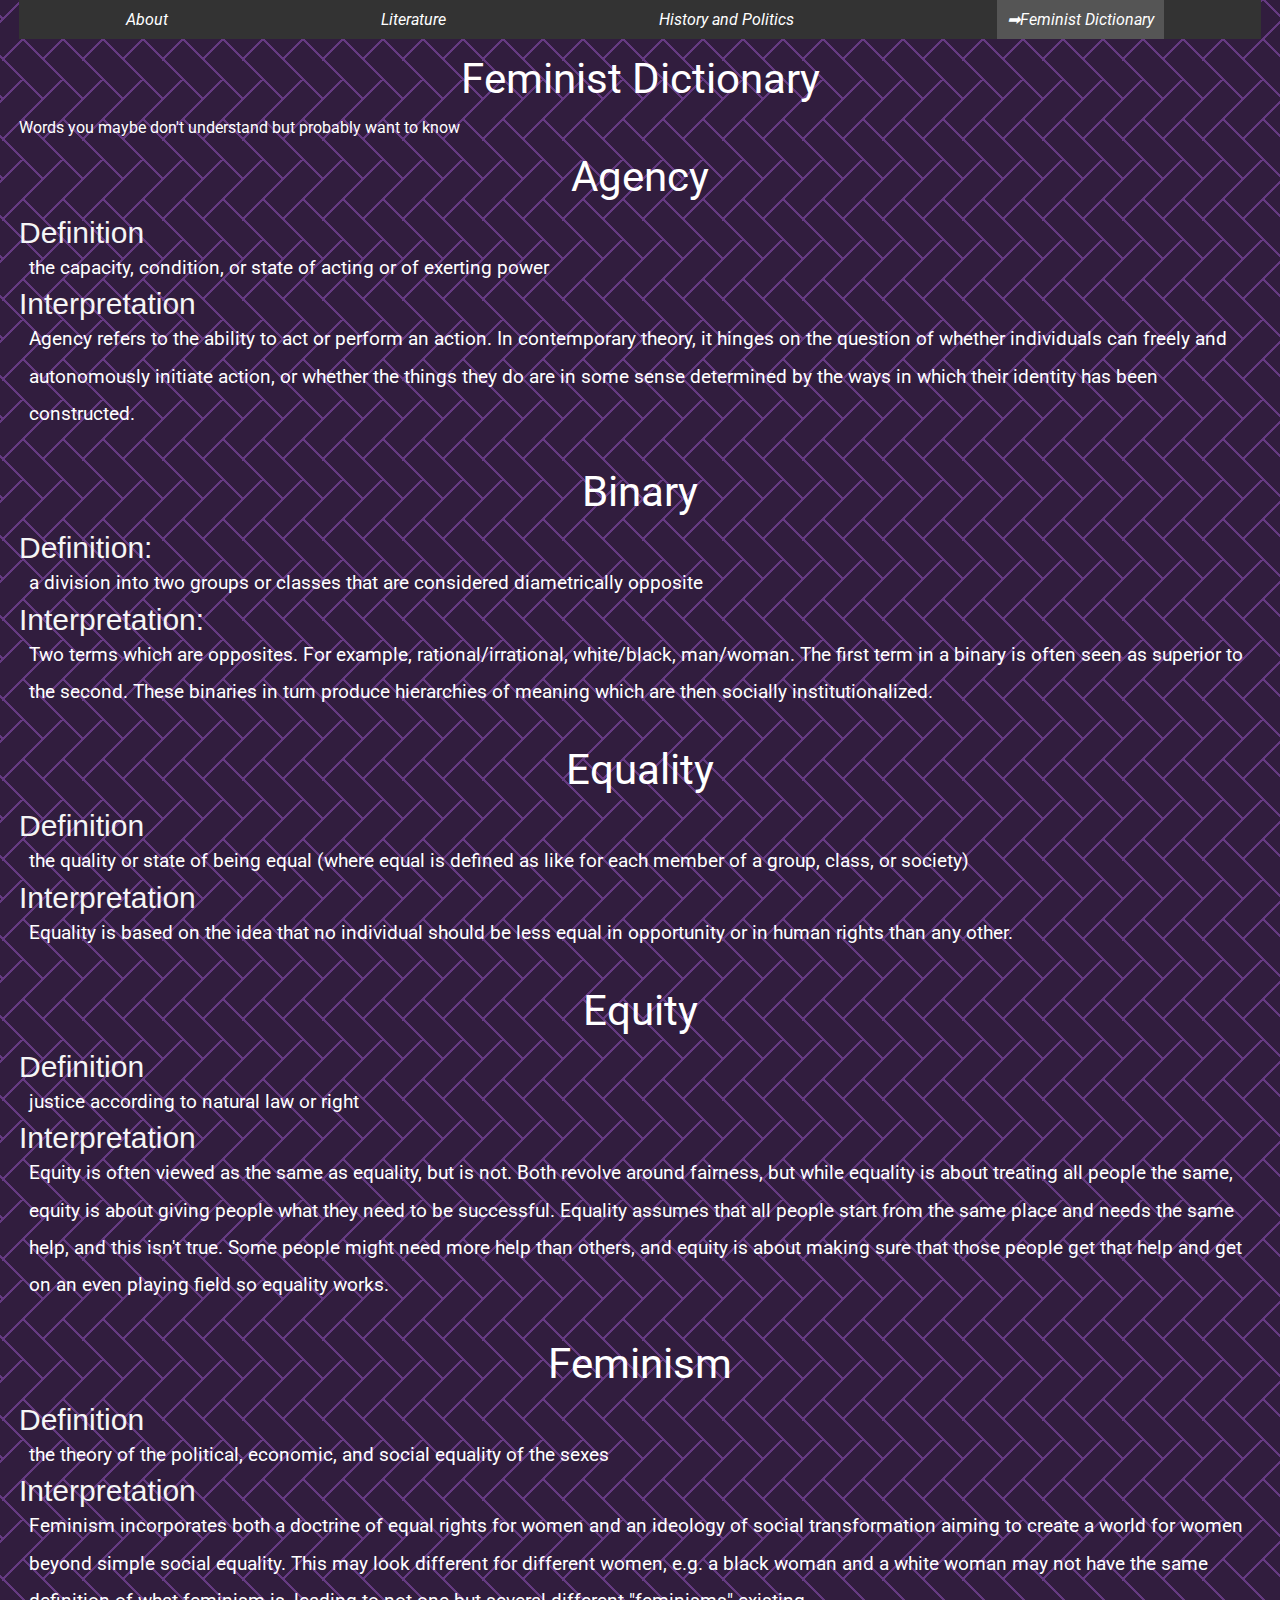
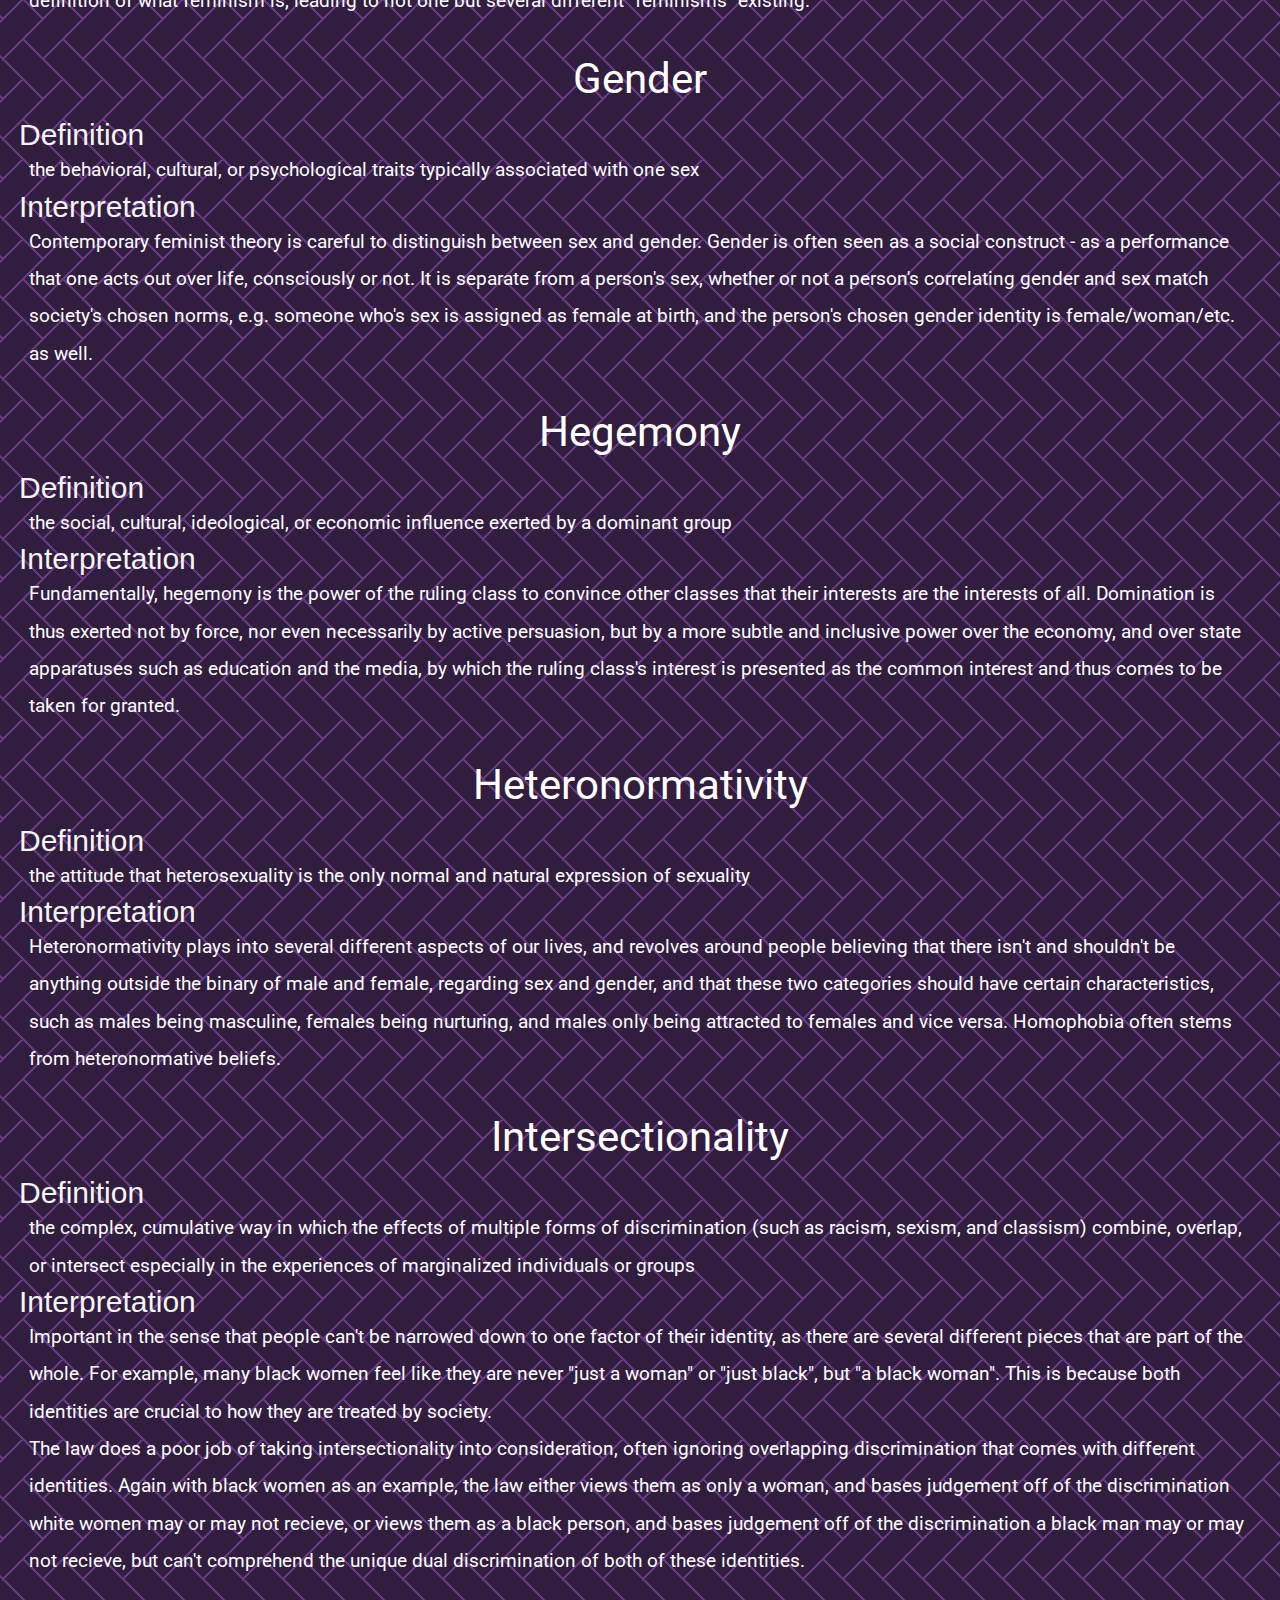
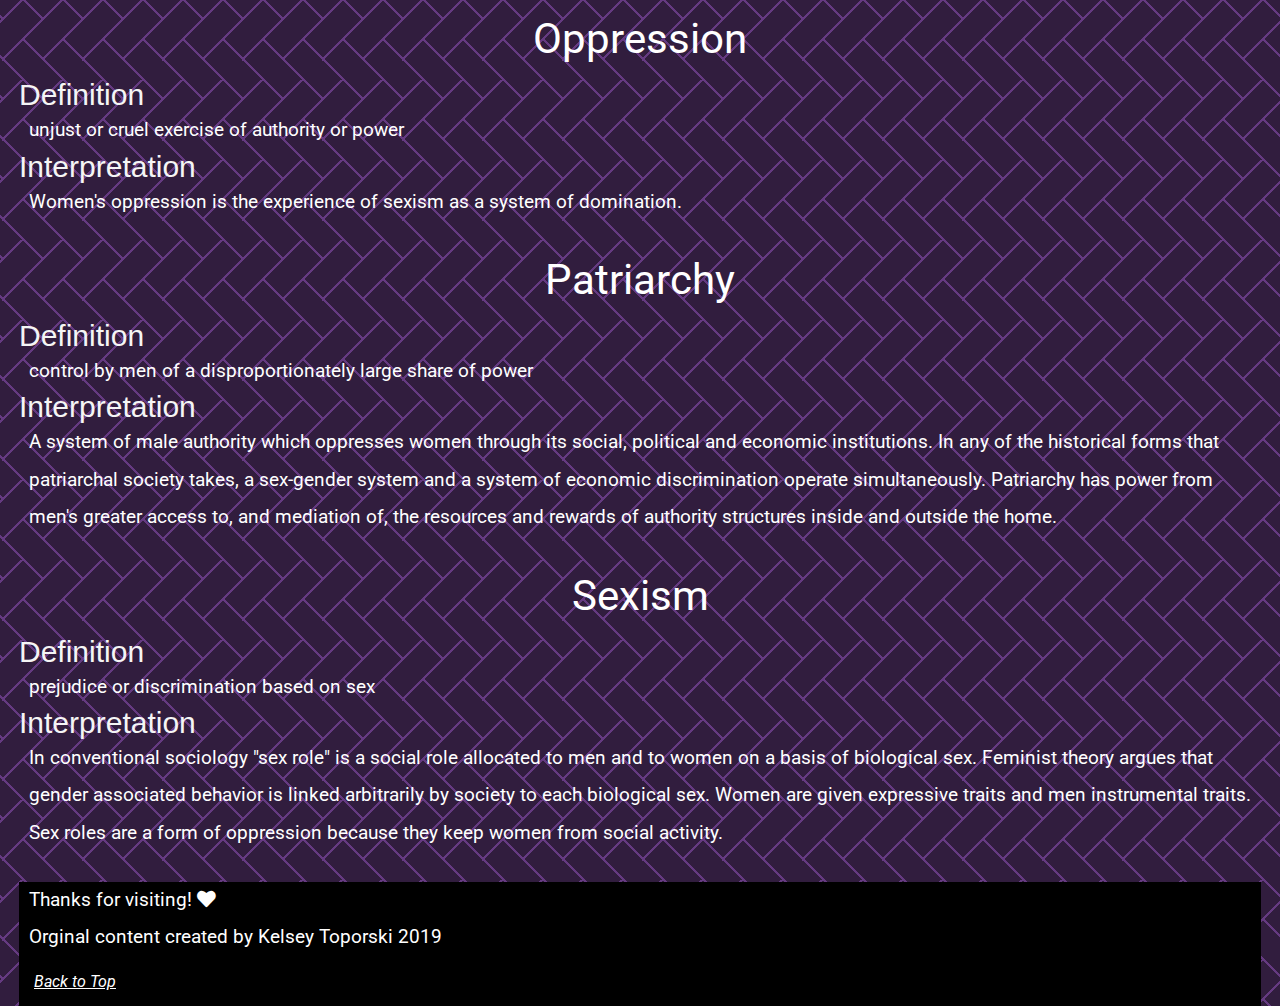
<file: femdict.html>
<!DOCTYPE html>
<html lang="en">
<head>
  <meta charset="UTF-8">

  <meta name="viewport" content="wih1h=device-wih1h, initial-scale=1.0">

  <!-- connects to the stylesheets -->
  <link rel="stylesheet" href="css/reset.css">
  <link rel="stylesheet" href="css/style.css">

  <!-- connect to a Google font -->
  <link rel="preconnect" href="https://fonts.googleapis.com">
  <link rel="preconnect" href="https://fonts.gstatic.com" crossorigin>
  <link href="https://fonts.googleapis.com/css2?family=Roboto&display=swap" rel="stylesheet">
  <!-- connect to a Font Aweseom font -->
  <link rel="stylesheet" href="https://cdnjs.cloudflare.com/ajax/libs/font-awesome/5.15.2/css/all.min.css" />
  <!-- connect to a favicon -->

  <title>Women's Web - Dictionary</title>
</head>

<body>
  <a class="skip" href="#mainstuff">skip to main content</a>
  <header>
    <nav>
        <ul>
          <li><a href="index.html">About</a></li>
          <li><a href="literature.html">Literature</a></li>
          <li><a href="history.html">History and Politics</a></li>
          <li><a class=active href="femdict.html">Feminist Dictionary</a></li>
        </ul>
    </nav>
      <!-- definitions from meriam webster -->
      <!-- interpretations from
            The Dictionary of Feminist Theory - Maggie Humm,
            Key Concepts In Post-Colonial Studies - Ashcroft, Bill, Gareth Griffiths, and Helen Tiffin,
            or myself -->
      <!-- interpretation of equity from https://everydayfeminism.com/2014/09/equality-is-not-enough/ -->

    <h1>Feminist Dictionary</h1>
    Words you maybe don't understand but probably want to know

  </header>

  <main id="mainstuff">
      <!-- definitions from meriam webster -->
      <!-- interpretations from
            The Dictionary of Feminist Theory - Maggie Humm,
            Key Concepts In Post-Colonial Studies - Ashcroft, Bill, Gareth Griffiths, and Helen Tiffin,
            or myself -->
      <!-- interpretation of equity from https://everydayfeminism.com/2014/09/equality-is-not-enough/ -->

        <h1>Agency</h1>
        <h2>Definition</h2>
          <p>
            the capacity, condition, or state of acting or of exerting power
          </p>
        <h2>Interpretation</h2>
          <p>
            Agency refers to the ability to act or perform an action. In contemporary theory, it hinges on the question of whether individuals can freely and autonomously initiate action, or whether the things they do are in some sense determined by the ways in which their identity has been constructed.
          </p>

        <br>
        <h1>Binary</h1>
        <h2>Definition:</h2>
          <p>
            a division into two groups or classes that are considered diametrically opposite
          </p>
        <h2>Interpretation:</h2>
          <p>
            Two terms which are opposites. For example, rational/irrational, white/black, man/woman. The first term in a binary is often seen as superior to the second. These binaries in turn produce hierarchies of meaning which are then socially institutionalized.
          </p>
        
        <br>
        <h1>Equality</h1>
        <h2>Definition</h2>
          <p>
            the quality or state of being equal (where equal is defined as like for each member of a group, class, or society)
          </p></h2>
        <h2>Interpretation</h2>
          <p>
            Equality is based on the idea that no individual should be less equal in opportunity or in human rights than any other.
          </p>
        
        <br>
        <h1>Equity</h1>
        <h2>Definition</h2>
          <p>
            justice according to natural law or right
          </p>
        <h2>Interpretation</h2>
          <p>
            Equity is often viewed as the same as equality, but is not. Both revolve around fairness, but while equality is about treating all people the same, equity is about giving people what they need to be successful. Equality assumes that all people start from the same place and needs the same help, and this isn't true. Some people might need more help than others, and equity is about making sure that those people get that help and get on an even playing field so equality works.
          </p>
        
        <br>  
        <h1>Feminism</h1>
        <h2>Definition</h2>
          <p>
            the theory of the political, economic, and social equality of the sexes
          </p>
        <h2>Interpretation</h2>
          <p>
            Feminism incorporates both a doctrine of equal rights for women and an ideology of social transformation aiming to create a world for women beyond simple social equality. This may look different for different women, e.g. a black woman and a white woman may not have the same definition of what feminism is, leading to not one but several different "feminisms" existing.
          </p>
       
        <br>  
        <h1>Gender</h1>
        <h2>Definition</h2>
          <p>
            the behavioral, cultural, or psychological traits typically associated with one sex
          </p>
        <h2>Interpretation</h2>
          <p>
            Contemporary feminist theory is careful to distinguish between sex and gender. Gender is often seen as a social construct - as a performance that one acts out over life, consciously or not. It is separate from a person's sex, whether or not a person's correlating gender and sex match society's chosen norms, e.g. someone who's sex is assigned as female at birth, and the person's chosen gender identity is female/woman/etc. as well.
          </p>
        
        <br>  
        <h1>Hegemony</h1>
        <h2>Definition</h2>
          <p>
            the social, cultural, ideological, or economic influence exerted by a dominant group
          </p>
        <h2>Interpretation</h2>
          <p>
            Fundamentally, hegemony is the power of the ruling class to convince other classes that their interests are the interests of all.  Domination is thus exerted not by force, nor even necessarily by active persuasion, but by a more subtle and inclusive power over the economy, and over state apparatuses such as education and the media, by which the ruling class's interest is presented as the common interest and thus comes to be taken for granted.
          </p>
       
        <br>  
        <h1>Heteronormativity</h1>
        <h2>Definition</h2>
          <p>
            the attitude that heterosexuality is the only normal and natural expression of sexuality
          </p>
        <h2>Interpretation</h2>
          <p>
            Heteronormativity plays into several different aspects of our lives, and revolves around people believing that there isn't and shouldn't be anything outside the binary of male and female, regarding sex and gender, and that these two categories should have certain characteristics, such as males being masculine, females being nurturing, and males only being attracted to females and vice versa. Homophobia often stems from heteronormative beliefs.
          </p>
        
        <br> 
        <h1>Intersectionality</h1>
        <h2>Definition</h2>
          <p>
            the complex, cumulative way in which the effects of multiple forms of discrimination (such as racism, sexism, and classism) combine, overlap, or intersect especially in the experiences of marginalized individuals or groups
          </p>
        <h2>Interpretation</h2>
          <p>
            Important in the sense that people can't be narrowed down to one factor of their identity, as there are several different pieces that are part of the whole. For example, many black women feel like they are never "just a woman" or "just black", but "a black woman". This is because both identities are crucial to how they are treated by society.
          </p>
          <p>
            The law does a poor job of taking intersectionality into consideration, often ignoring overlapping discrimination that comes with different identities. Again with black women as an example, the law either views them as only a woman, and bases judgement off of the discrimination white women may or may not recieve, or views them as a black person, and bases judgement off of the discrimination a black man may or may not recieve, but can't comprehend the unique dual discrimination of both of these identities.
          </p>
           
        <br>  
        <h1>Oppression</h1>
        <h2>Definition</h2>
          <p>
            unjust or cruel exercise of authority or power
          </p>
        <h2>Interpretation</h2>
          <p>
            Women's oppression is the experience of sexism as a system of domination.
          </p>
       
        <br>
        <h1>Patriarchy</h1>
        <h2>Definition</h2>
          <p>
            control by men of a disproportionately large share of power
          </p>
        <h2>Interpretation</h2>
          <p>
            A system of male authority which oppresses women through its social, political and economic institutions. In any of the historical forms that patriarchal society takes, a sex-gender system and a system of economic discrimination operate simultaneously. Patriarchy has power from men's greater access to, and mediation of, the resources and rewards of authority structures inside and outside the home.
          </p>
             
        <br>  
        <h1>Sexism</h1>
        <h2>Definition</h2>
          <p>
            prejudice or discrimination based on sex
          </p>
        <h2>Interpretation</h2>
          <p>
            In conventional sociology "sex role" is a social role allocated to men and to women on a basis of biological sex. Feminist theory argues that gender associated behavior is linked arbitrarily by society to each biological sex. Women are given expressive traits and men instrumental traits. Sex roles are a form of oppression because they keep women from social activity.
          </p>
    </main>

    <footer>
      <p class="thanks">
        Thanks for visiting! <i class="fas fa-heart"></i>
      </p>
      <p>Orginal content created by Kelsey Toporski 2019</p>

      <a href="#top" class="tops">Back to Top</a>
    </footer>

</body>
</html>
</file>
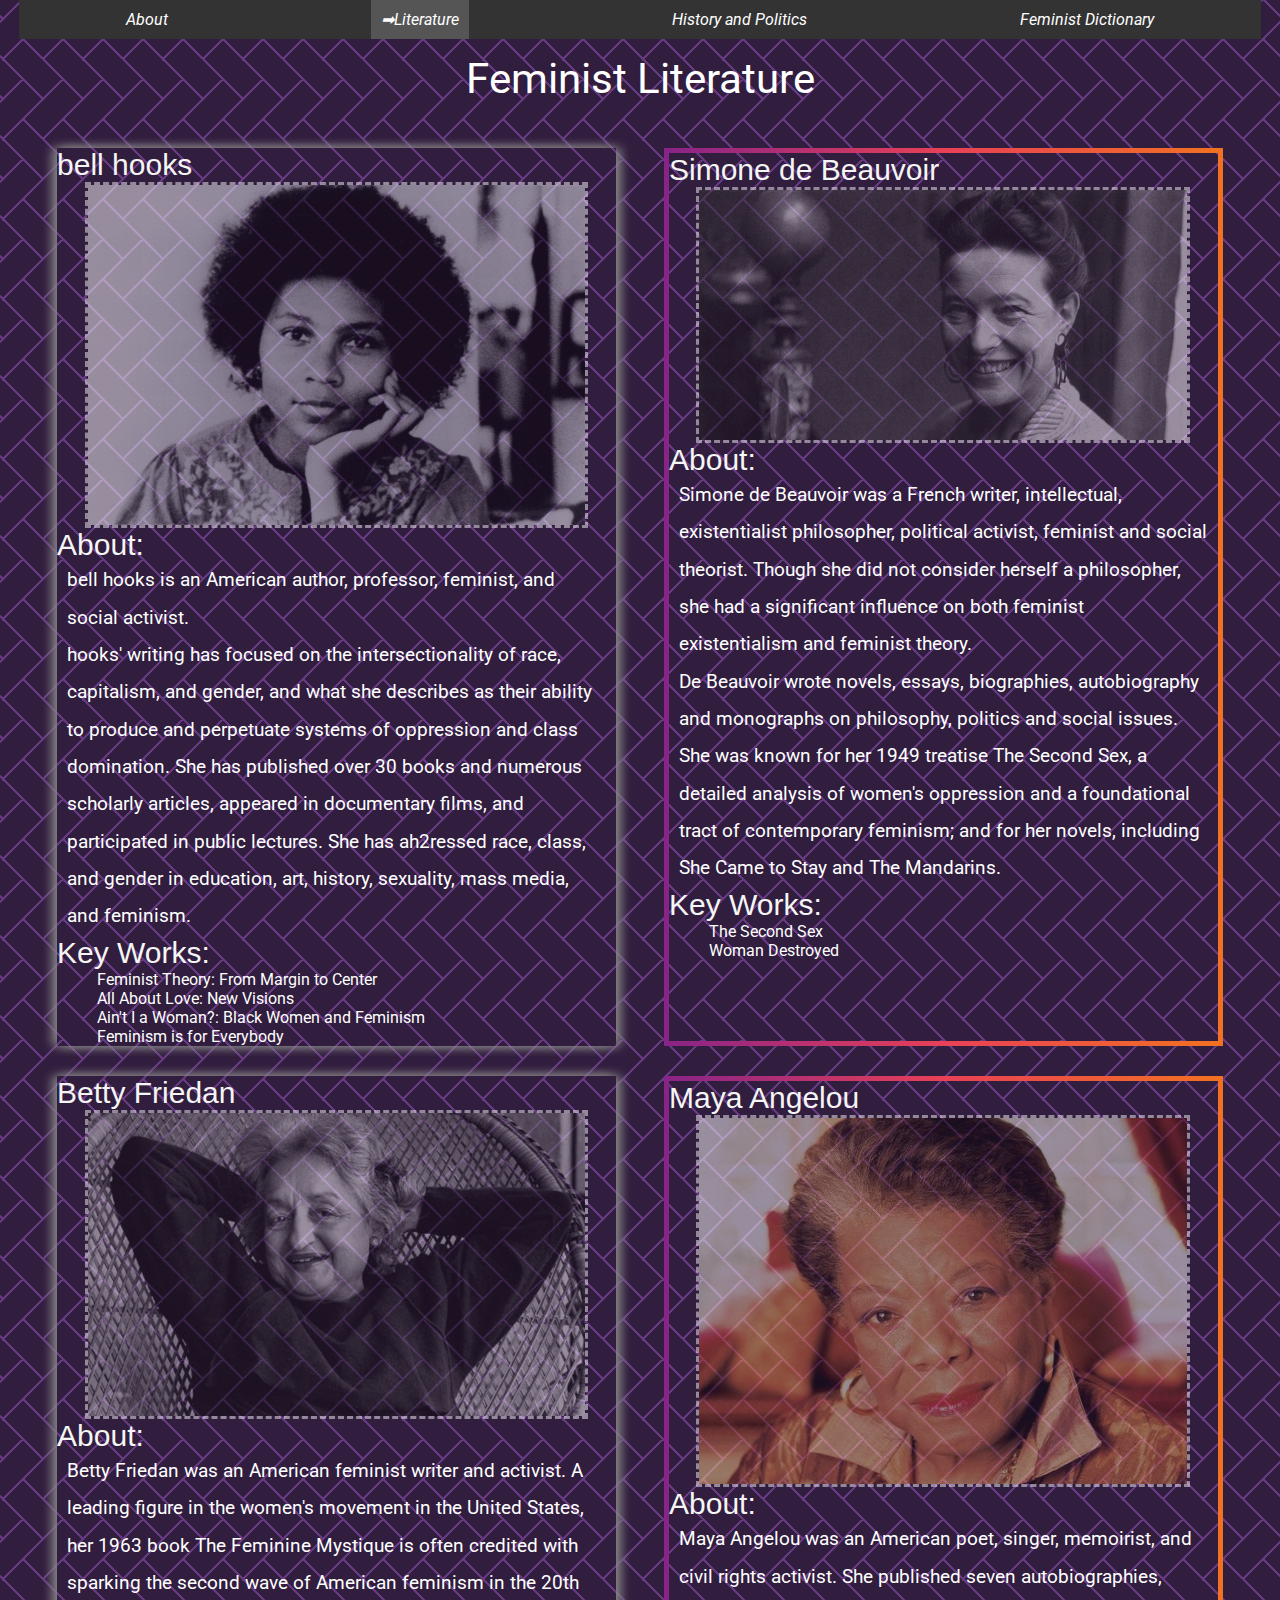
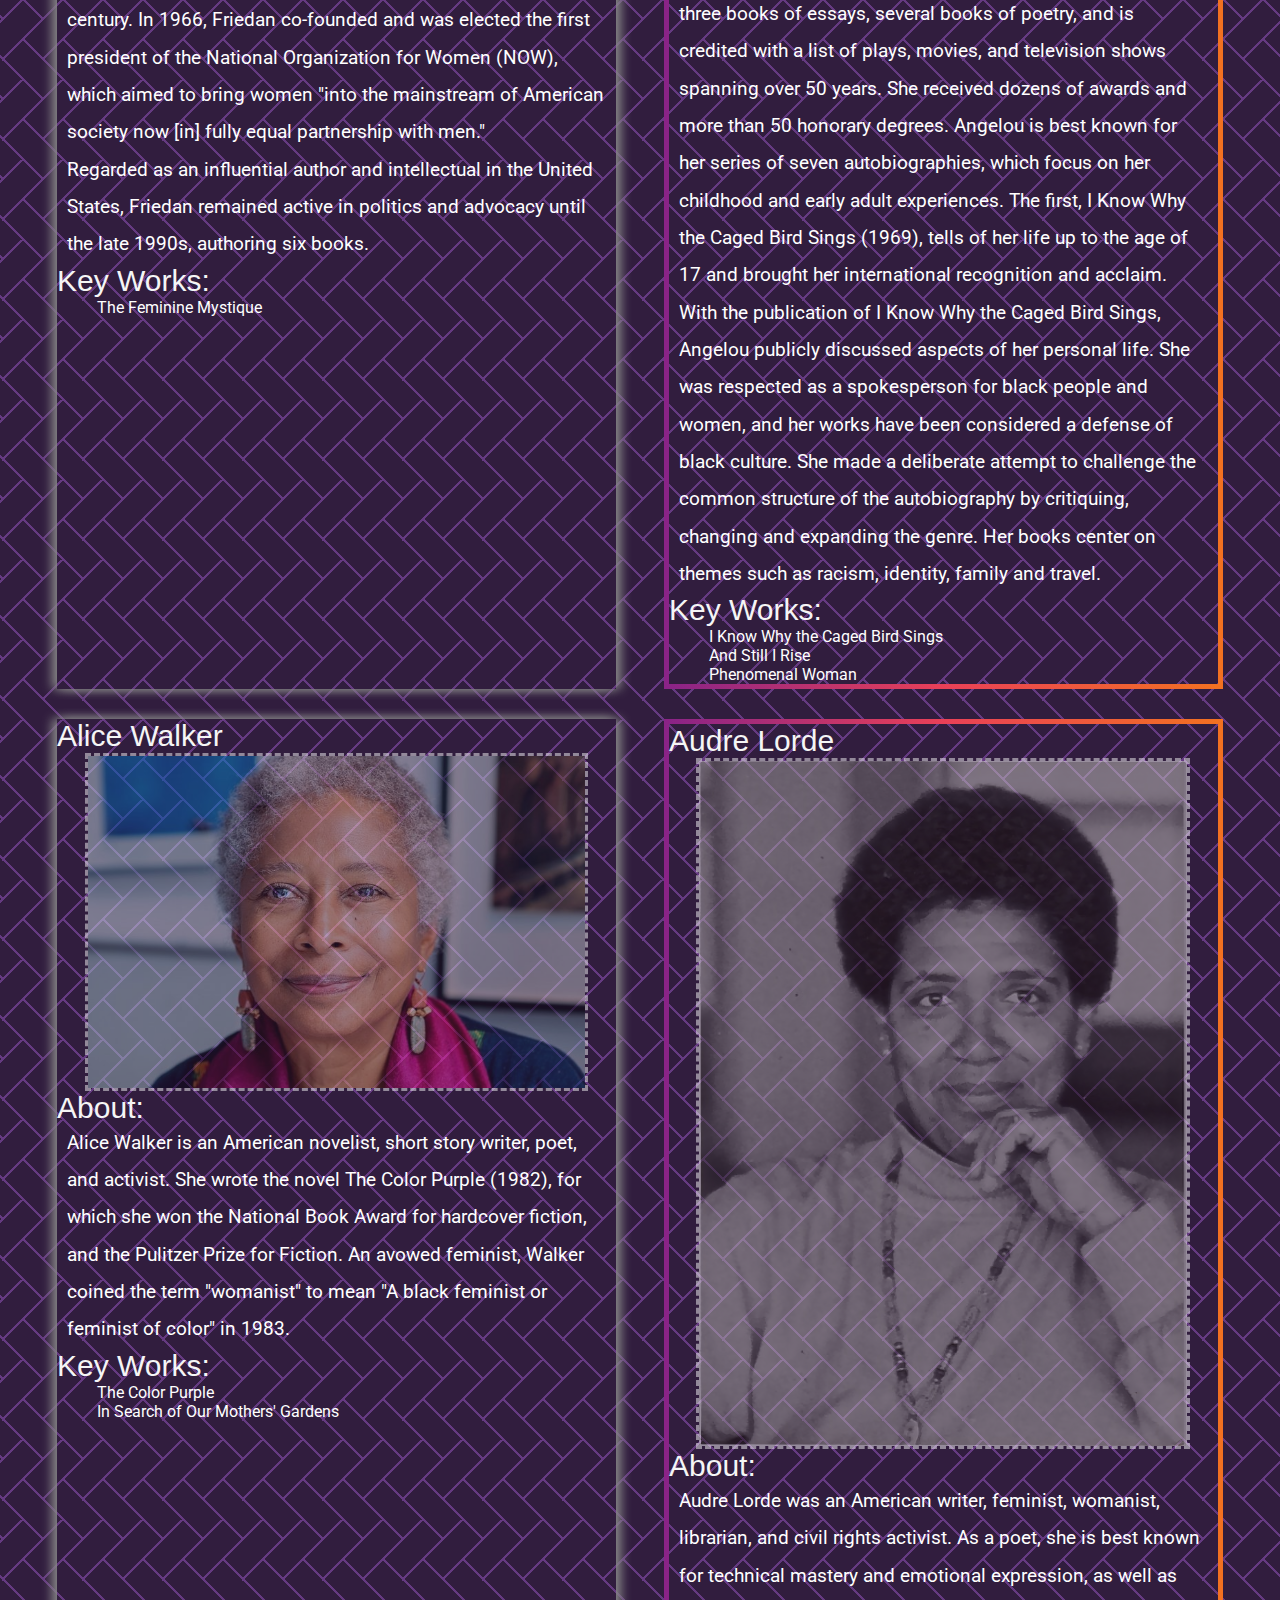
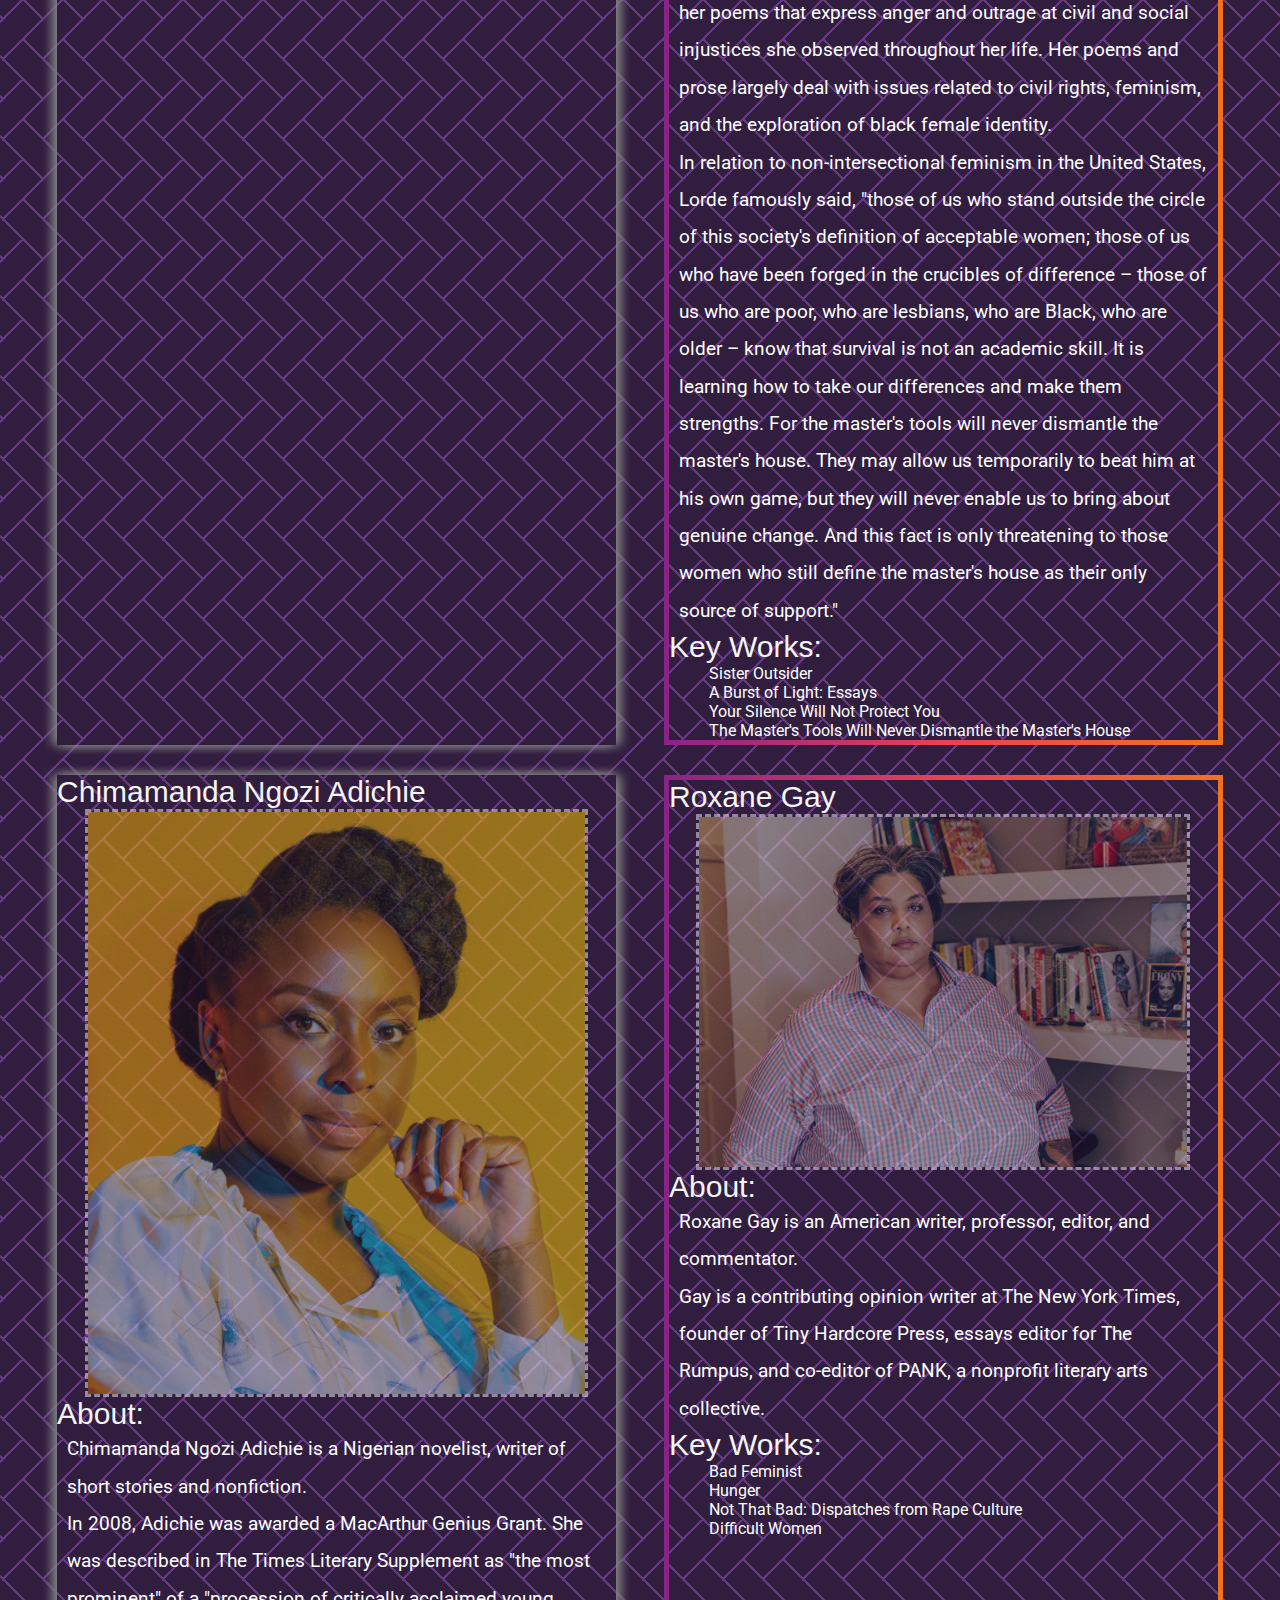
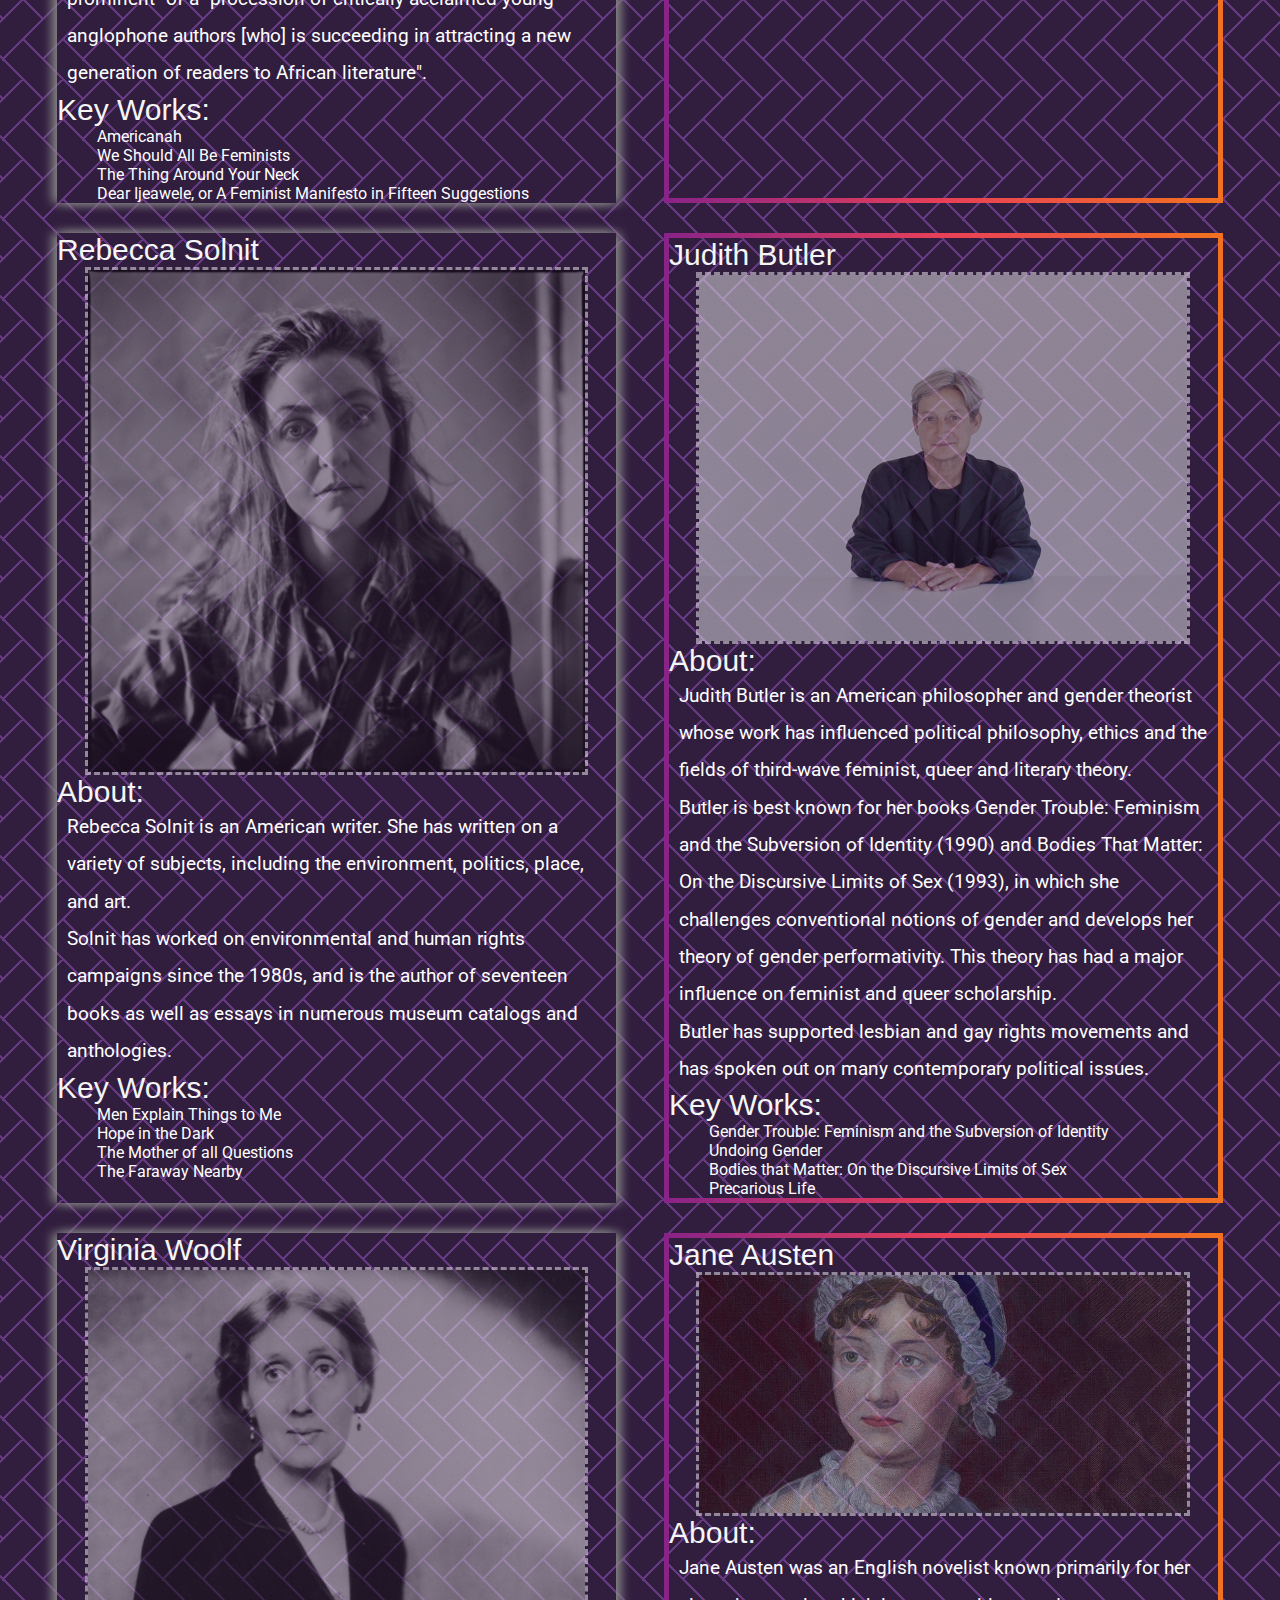
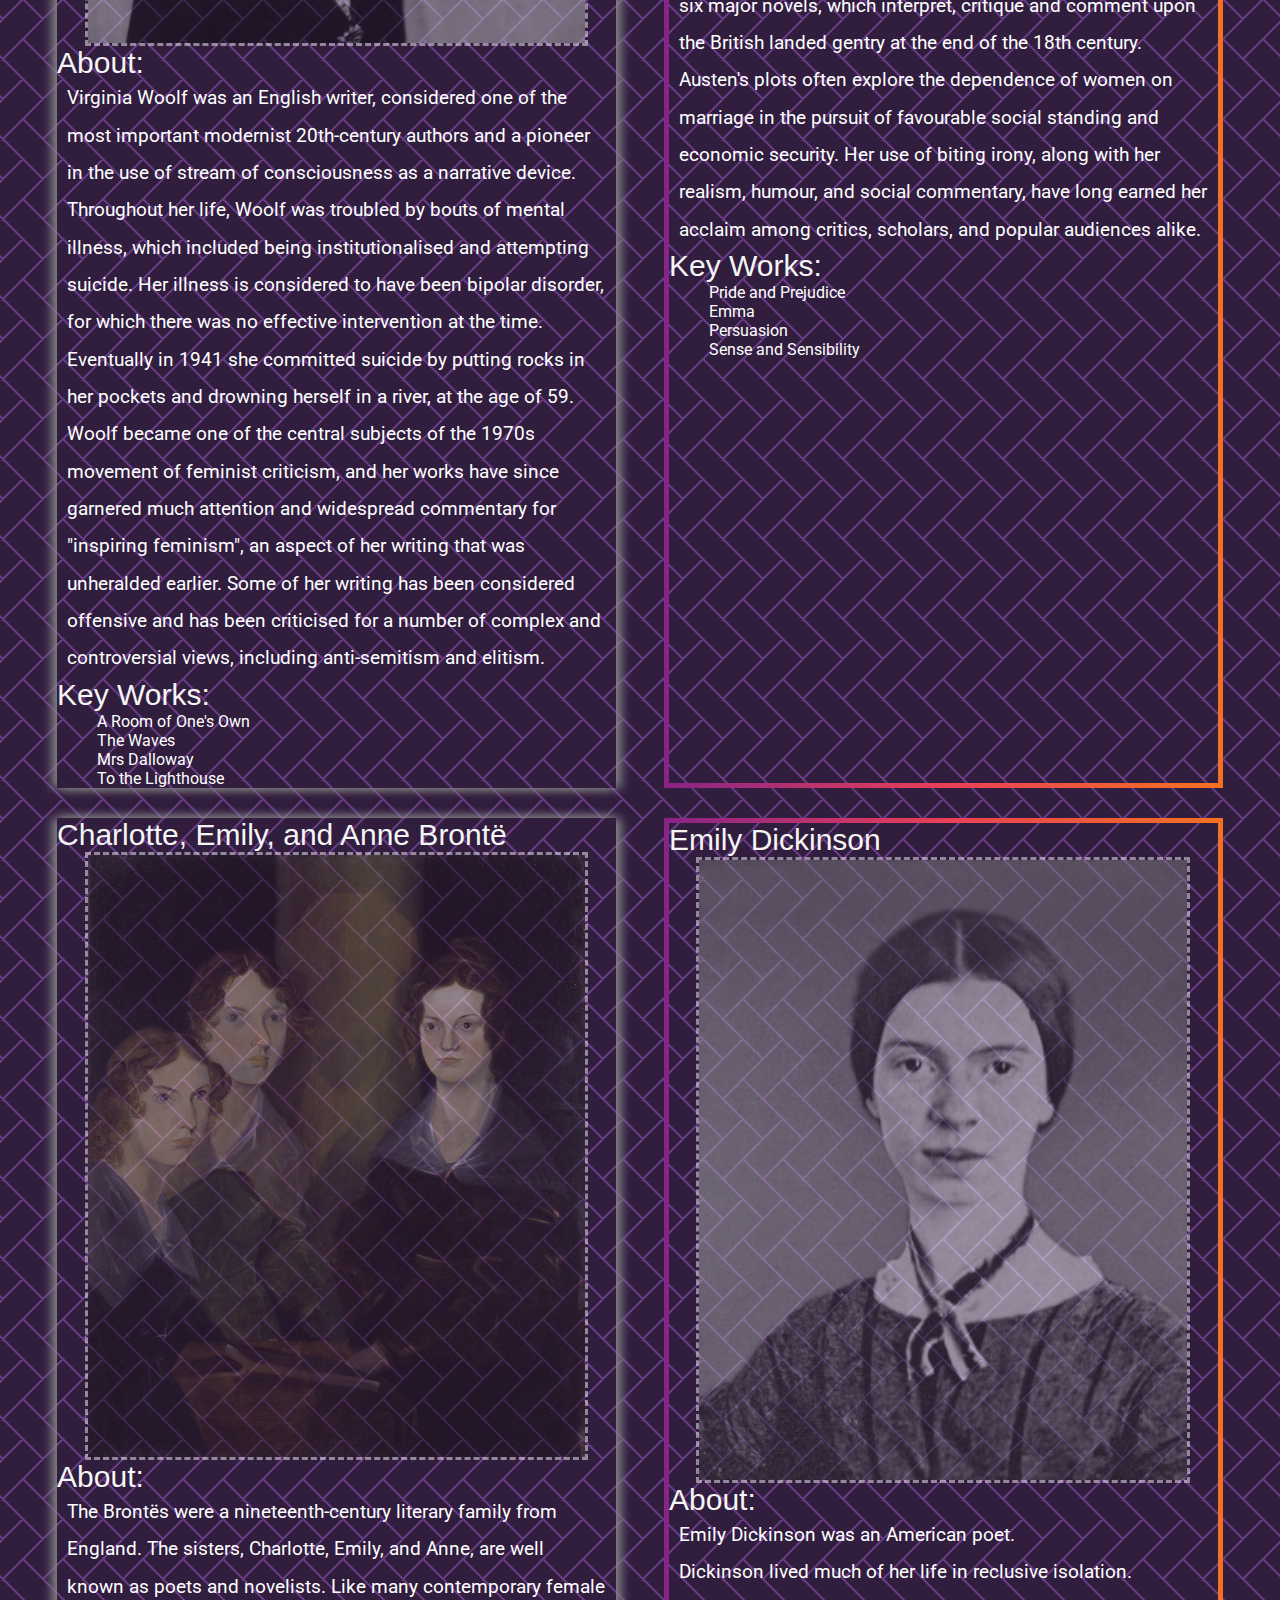
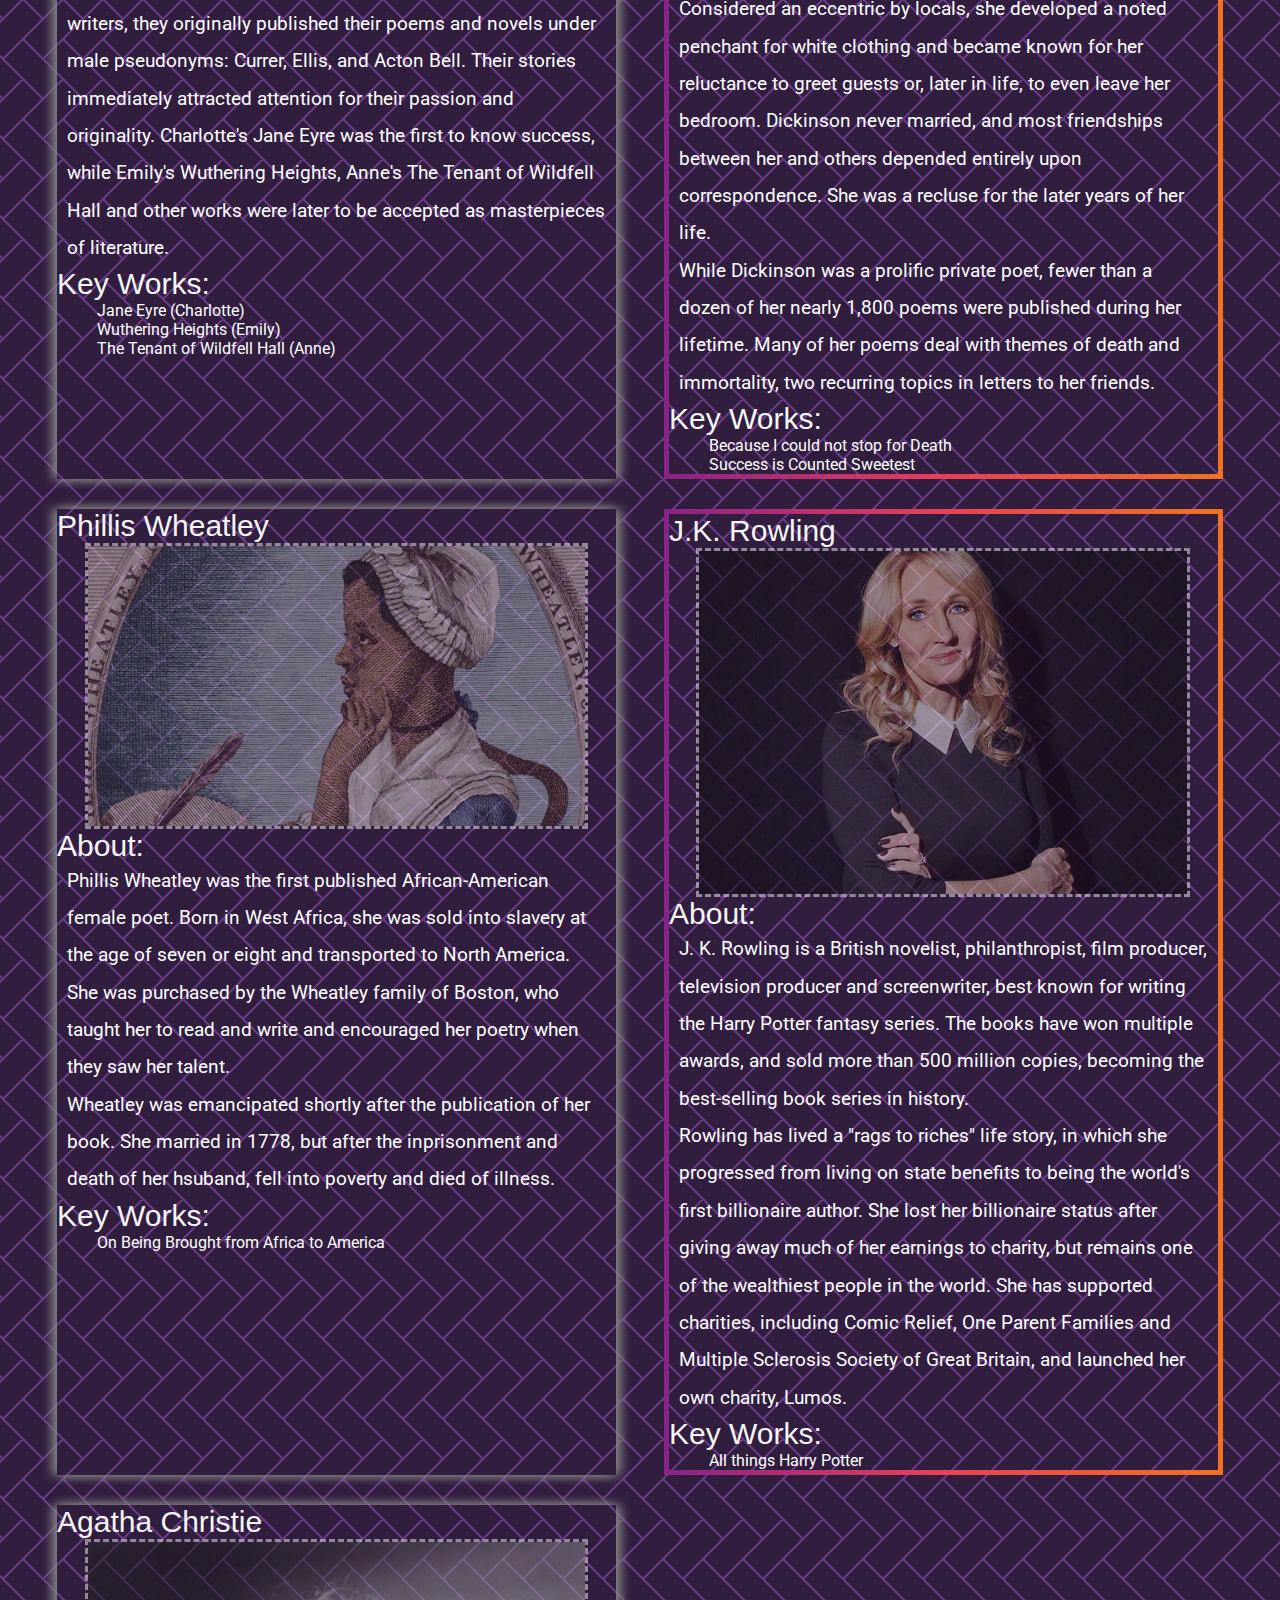
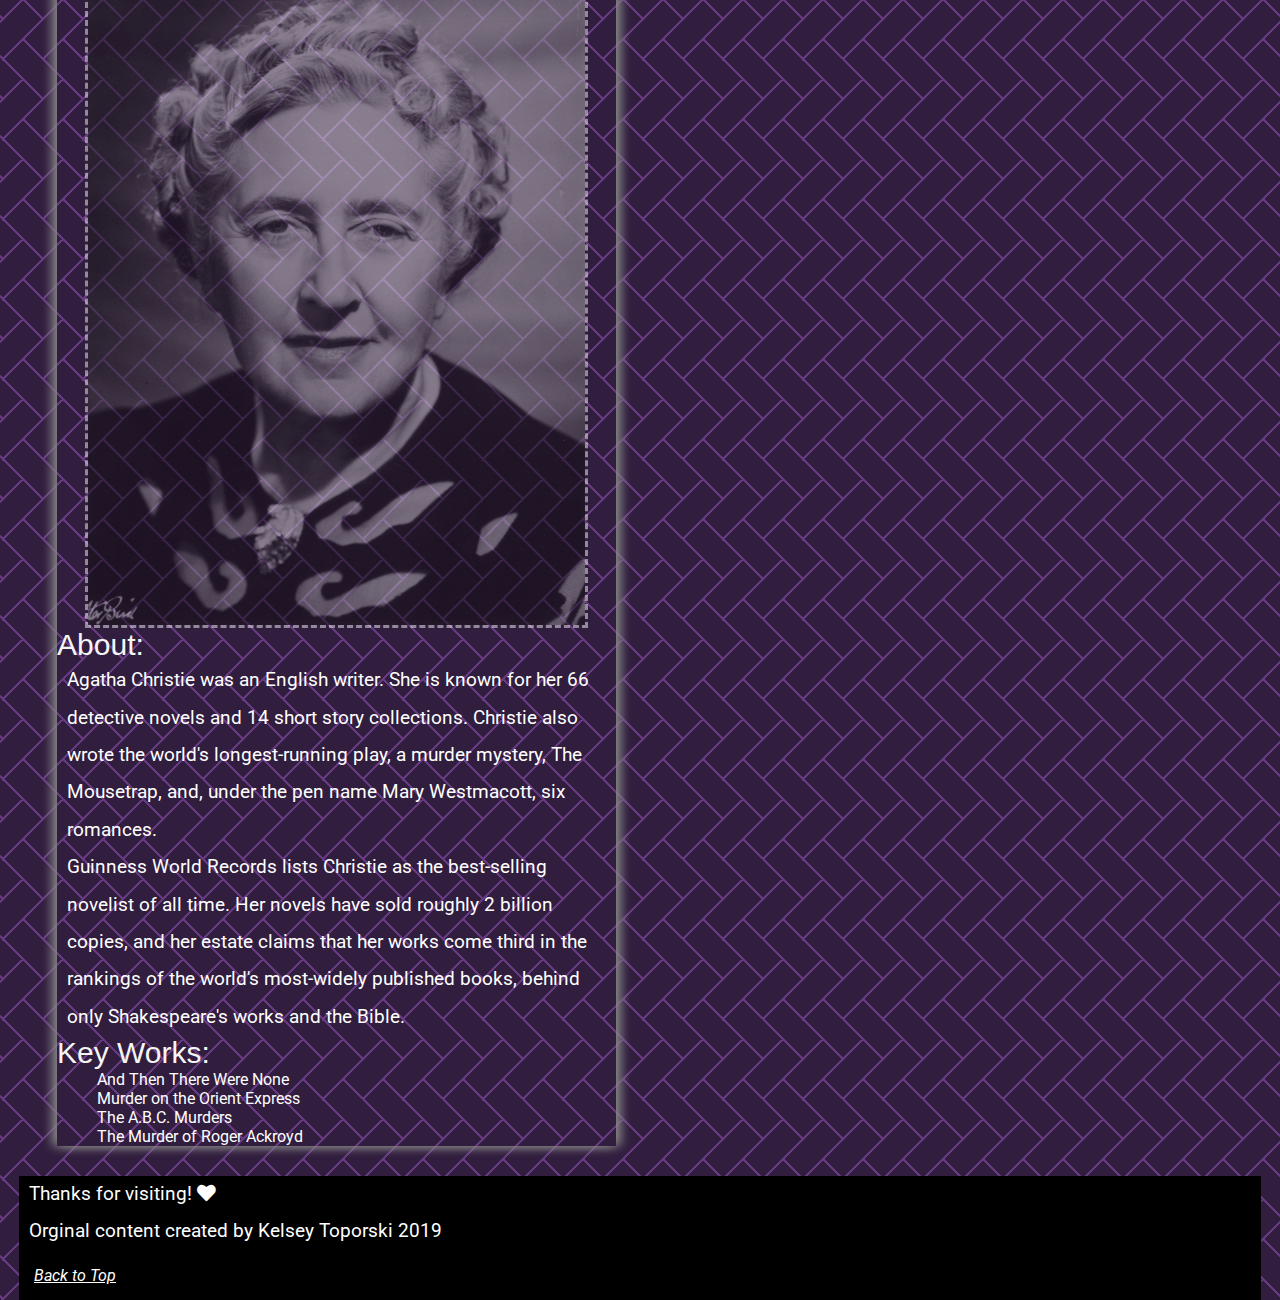
<file: literature.html>
<!DOCTYPE html>
<html lang="en">
<head>
  <meta charset="UTF-8">

  <meta name="viewport" content="width=device-width, initial-scale=1.0">

  <!-- connects to the stylesheets -->
  <link rel="stylesheet" href="css/reset.css">
  <link rel="stylesheet" href="css/style.css">

  <!-- connect to a Google font -->  
  <link rel="preconnect" href="https://fonts.googleapis.com">
  <link rel="preconnect" href="https://fonts.gstatic.com" crossorigin>
  <link href="https://fonts.googleapis.com/css2?family=Roboto&display=swap" rel="stylesheet">
  <!-- connect to a Font Aweseom font -->
  <link rel="stylesheet" href="https://cdnjs.cloudflare.com/ajax/libs/font-awesome/5.15.2/css/all.min.css" />
  <!-- connect to a favicon -->
  

  <title>Women's Web - Literature</title>
</head>

<body>
  <a class="skip" href="#mainstuff">skip to main content</a>
  <header>
    <nav>
        <ul>
          <li><a href="index.html">About</a></li>
          <li><a class=active href="literature.html">Literature</a></li>
          <li><a href="history.html">History and Politics</a></li>
          <li><a href="femdict.html">Feminist Dictionary</a></li>
        </ul>
    </nav>
      <!-- definitions from meriam webster -->
      <!-- interpretations from
            The Dictionary of Feminist Theory - Maggie Humm,
            Key Concepts In Post-Colonial Studies - Ashcroft, Bill, Gareth Griffiths, and Helen Tiffin,
            or myself -->
      <!-- interpretation of equity from https://everydayfeminism.com/2014/09/equality-is-not-enough/ -->

    <h1>Feminist Literature</h1>
  </header>

  <main id="mainstuff" class="grid">
    
      <div class="name">
      <h2>
      bell hooks
      </h2><img src="images/bell_hooks.jpg"  width="200" alt="Image of bell hooks">
      <h2>About:</h2>
        <p>
          bell hooks is an American author, professor, feminist, and social activist.
        </p>
        <p>
          hooks' writing has focused on the intersectionality of race, capitalism, and gender, and what she describes as their ability to produce and perpetuate systems of oppression and class domination. She has published over 30 books and numerous scholarly articles, appeared in documentary films, and participated in public lectures. She has ah2ressed race, class, and gender in education, art, history, sexuality, mass media, and feminism.
        </p>
      <h2>Key Works:</h2>
        <ul>
          <li>Feminist Theory: From Margin to Center</li>
          <li>All About Love: New Visions</li>
          <li>Ain't I a Woman?: Black Women and Feminism</li>
          <li>Feminism is for Everybody</li>
        </ul>
      </div>


      <div class="name"><h2>
      Simone de Beauvoir
      </h2><img src="images/simone_db.jpg"  width="200" alt="Image of Simone de Beauvoir">
      <h2>About:</h2>
        <p>
          Simone de Beauvoir was a French writer, intellectual, existentialist philosopher, political activist, feminist and social theorist. Though she did not consider herself a philosopher, she had a significant influence on both feminist existentialism and feminist theory.
        </p>
        <p>
          De Beauvoir wrote novels, essays, biographies, autobiography and monographs on philosophy, politics and social issues. She was known for her 1949 treatise The Second Sex, a detailed analysis of women's oppression and a foundational tract of contemporary feminism; and for her novels, including She Came to Stay and The Mandarins.
        </p>
      <h2>Key Works:</h2>
        <ul>
          <li>The Second Sex</li>
          <li>Woman Destroyed</li>
        </ul>
      </div>

       
      <div class="name"><h2>
      Betty Friedan
      </h2><img src="images/betty_friedan.jpg"  width="200" alt="Image of Betty Friedan">
      
      <h2>About:</h2>
        <p>
          Betty Friedan was an American feminist writer and activist. A leading figure in the women's movement in the United States, her 1963 book The Feminine Mystique is often credited with sparking the second wave of American feminism in the 20th century. In 1966, Friedan co-founded and was elected the first president of the National Organization for Women (NOW), which aimed to bring women "into the mainstream of American society now [in] fully equal partnership with men."
        </p>
        <p>
          Regarded as an influential author and intellectual in the United States, Friedan remained active in politics and advocacy until the late 1990s, authoring six books.
        </p>
      <h2>Key Works:</h2>
        <ul>
          <li>The Feminine Mystique</li>
        </ul>
      </div>

       
      <div class="name"><h2>
      Maya Angelou
      </h2><img src="images/maya_angelou.jpg"  width="200" alt="Image of Maya Angelou">
      <h2>About:</h2>
        <p>
          Maya Angelou was an American poet, singer, memoirist, and civil rights activist. She published seven autobiographies, three books of essays, several books of poetry, and is credited with a list of plays, movies, and television shows spanning over 50 years. She received dozens of awards and more than 50 honorary degrees. Angelou is best known for her series of seven autobiographies, which focus on her childhood and early adult experiences. The first, I Know Why the Caged Bird Sings (1969), tells of her life up to the age of 17 and brought her international recognition and acclaim.
        </p>
        <p>
          With the publication of I Know Why the Caged Bird Sings, Angelou publicly discussed aspects of her personal life. She was respected as a spokesperson for black people and women, and her works have been considered a defense of black culture. She made a deliberate attempt to challenge the common structure of the autobiography by critiquing, changing and expanding the genre. Her books center on themes such as racism, identity, family and travel.
        </p>
      <h2>Key Works:</h2>
        <ul>
          <li>I Know Why the Caged Bird Sings</li>
          <li>And Still I Rise</li>
          <li>Phenomenal Woman</li>
        </ul>
      </div>

      <!-- <script>
        alert("HI");
        console.log("hey good lookin");
      </script> -->
       
      <div class="name"><h2>
      Alice Walker
      </h2><img src="images/alice_walker.jpg"  width="200" alt="Image of Alice Walker">
      <h2>About:</h2>
        <p>
          Alice Walker is an American novelist, short story writer, poet, and activist. She wrote the novel The Color Purple (1982), for which she won the National Book Award for hardcover fiction, and the Pulitzer Prize for Fiction. An avowed feminist, Walker coined the term "womanist" to mean "A black feminist or feminist of color" in 1983.
        </p>
      <h2>Key Works:</h2>
        <ul>
          <li>The Color Purple</li>
          <li>In Search of Our Mothers' Gardens</li>
        </ul>
      </div>

       
      <div class="name"><h2>
      Audre Lorde
      </h2><img src="images/audre_lorde.jpg"  width="200" alt="Image of Audre Lorde">
      <h2>About:</h2>
        <p>
          Audre Lorde was an American writer, feminist, womanist, librarian, and civil rights activist. As a poet, she is best known for technical mastery and emotional expression, as well as her poems that express anger and outrage at civil and social injustices she observed throughout her life. Her poems and prose largely deal with issues related to civil rights, feminism, and the exploration of black female identity.
        </p>
        <p>
          In relation to non-intersectional feminism in the United States, Lorde famously said, "those of us who stand outside the circle of this society's definition of acceptable women; those of us who have been forged in the crucibles of difference – those of us who are poor, who are lesbians, who are Black, who are older – know that survival is not an academic skill. It is learning how to take our differences and make them strengths. For the master's tools will never dismantle the master's house. They may allow us temporarily to beat him at his own game, but they will never enable us to bring about genuine change. And this fact is only threatening to those women who still define the master's house as their only source of support."
        </p>
      <h2>Key Works:</h2>
        <ul>
          <li>Sister Outsider</li>
          <li>A Burst of Light: Essays</li>
          <li>Your Silence Will Not Protect You</li>
          <li>The Master's Tools Will Never Dismantle the Master's House</li>
        </ul>
      </div>

       
      <div class="name"><h2>
      Chimamanda Ngozi Adichie
      </h2><img src="images/chimamanda.jpg"  width="200" alt="Image of Chimamanda Ngozi Adichie">
      <h2>About:</h2>
        <p>
          Chimamanda Ngozi Adichie is a Nigerian novelist, writer of short stories and nonfiction.
        </p>
        <p>
          In 2008, Adichie was awarded a MacArthur Genius Grant. She was described in The Times Literary Supplement as "the most prominent" of a "procession of critically acclaimed young anglophone authors [who] is succeeding in attracting a new generation of readers to African literature".
        </p>
      <h2>Key Works:</h2>
        <ul>
          <li>Americanah</li>
          <li>We Should All Be Feminists</li>
          <li>The Thing Around Your Neck</li>
          <li>Dear Ijeawele, or A Feminist Manifesto in Fifteen Suggestions</li>
        </ul>
      </div>

       
      <div class="name"><h2>
      Roxane Gay
      </h2><img src="images/roxane_gay.jpg"  width="200" alt="Image of Roxane Gay">
      <h2>About:</h2>
        <p>
          Roxane Gay is an American writer, professor, editor, and commentator.
        </p>
        <p>
          Gay is a contributing opinion writer at The New York Times, founder of Tiny Hardcore Press, essays editor for The Rumpus, and co-editor of PANK, a nonprofit literary arts collective.
        </p>
      <h2>Key Works:</h2>
        <ul>
          <li>Bad Feminist</li>
          <li>Hunger</li>
          <li>Not That Bad: Dispatches from Rape Culture</li>
          <li>Difficult Women</li>
        </ul>
      </div>

       
      <div class="name"><h2>
      Rebecca Solnit
      </h2><img src="images/rebecca_solnit.jpg"  width="200" alt="Image of Rebecca Solnit">
      <h2>About:</h2>
        <p>
          Rebecca Solnit is an American writer. She has written on a variety of subjects, including the environment, politics, place, and art.
        </p>
        <p>
          Solnit has worked on environmental and human rights campaigns since the 1980s, and is the author of seventeen books as well as essays in numerous museum catalogs and anthologies.
        </p>
      <h2>Key Works:</h2>
        <ul>
          <li>Men Explain Things to Me</li>
          <li>Hope in the Dark</li>
          <li>The Mother of all Questions</li>
          <li>The Faraway Nearby</li>
        </ul>
      </div>

       
      <div class="name"><h2>
      Judith Butler
      </h2><img src="images/judith_butler.jpg"  width="200" alt="Image of Judith Butler">
      <h2>About:</h2>
        <p>
          Judith Butler is an American philosopher and gender theorist whose work has influenced political philosophy, ethics and the fields of third-wave feminist, queer and literary theory.
        </p>
        <p>
          Butler is best known for her books Gender Trouble: Feminism and the Subversion of Identity (1990) and Bodies That Matter: On the Discursive Limits of Sex (1993), in which she challenges conventional notions of gender and develops her theory of gender performativity. This theory has had a major influence on feminist and queer scholarship.
        </p>
        <p>
          Butler has supported lesbian and gay rights movements and has spoken out on many contemporary political issues.
        </p>
      <h2>Key Works:</h2>
        <ul>
          <li>Gender Trouble: Feminism and the Subversion of Identity</li>
          <li>Undoing Gender</li>
          <li>Bodies that Matter: On the Discursive Limits of Sex</li>
          <li>Precarious Life</li>
        </ul>
      </div>

       
      <div class="name"><h2>
      Virginia Woolf
      </h2><img src="images/virginia_woolf.jpg"  width="200" alt="Image of Virginia Woolf">
      <h2>About:</h2>
        <p>
          Virginia Woolf was an English writer, considered one of the most important modernist 20th-century authors and a pioneer in the use of stream of consciousness as a narrative device.
        </p>
        <p>
          Throughout her life, Woolf was troubled by bouts of mental illness, which included being institutionalised and attempting suicide. Her illness is considered to have been bipolar disorder, for which there was no effective intervention at the time. Eventually in 1941 she committed suicide by putting rocks in her pockets and drowning herself in a river, at the age of 59.
        </p>
        <p>
          Woolf became one of the central subjects of the 1970s movement of feminist criticism, and her works have since garnered much attention and widespread commentary for "inspiring feminism", an aspect of her writing that was unheralded earlier. Some of her writing has been considered offensive and has been criticised for a number of complex and controversial views, including anti-semitism and elitism.
        </p>
      <h2>Key Works:</h2>
        <ul>
          <li>A Room of One's Own</li>
          <li>The Waves</li>
          <li>Mrs Dalloway</li>
          <li>To the Lighthouse</li>
        </ul>
      </div>

       
      <div class="name"><h2>
      Jane Austen
      </h2><img src="images/jane_austen.jpg"  width="200" alt="Image of Jane Austen">
      <h2>About:</h2>
        <p>
          Jane Austen was an English novelist known primarily for her six major novels, which interpret, critique and comment upon the British landed gentry at the end of the 18th century. Austen's plots often explore the dependence of women on marriage in the pursuit of favourable social standing and economic security. Her use of biting irony, along with her realism, humour, and social commentary, have long earned her acclaim among critics, scholars, and popular audiences alike.
        </p>
      <h2>Key Works:</h2>
        <ul>
          <li>Pride and Prejudice</li>
          <li>Emma</li>
          <li>Persuasion</li>
          <li>Sense and Sensibility</li>
        </ul>
      </div>

       
      <div class="name"><h2>
      Charlotte, Emily, and Anne Brontë
      </h2><img src="images/bronte_sisters.jpg"  width="200" alt="Image of Charlotte, Emily, and Anne Brontë">
      <h2>About:</h2>
        <p>
          The Brontës were a nineteenth-century literary family from England. The sisters, Charlotte, Emily, and Anne, are well known as poets and novelists. Like many contemporary female writers, they originally published their poems and novels under male pseudonyms: Currer, Ellis, and Acton Bell. Their stories immediately attracted attention for their passion and originality. Charlotte's Jane Eyre was the first to know success, while Emily's Wuthering Heights, Anne's The Tenant of Wildfell Hall and other works were later to be accepted as masterpieces of literature.
        </p>
      <h2>Key Works:</h2>
        <ul>
          <li>Jane Eyre (Charlotte)</li>
          <li>Wuthering Heights (Emily)</li>
          <li>The Tenant of Wildfell Hall (Anne)</li>
        </ul>
      </div>

       
      <div class="name"><h2>
      Emily Dickinson
      </h2><img src="images/emily_d.jpg"  width="200" alt="Image of Emily Dickinson">
      <h2>About:</h2>
        <p>
          Emily Dickinson was an American poet.
        </p>
        <p>
          Dickinson lived much of her life in reclusive isolation. Considered an eccentric by locals, she developed a noted penchant for white clothing and became known for her reluctance to greet guests or, later in life, to even leave her bedroom. Dickinson never married, and most friendships between her and others depended entirely upon correspondence. She was a recluse for the later years of her life.
        </p>
        <p>
          While Dickinson was a prolific private poet, fewer than a dozen of her nearly 1,800 poems were published during her lifetime. Many of her poems deal with themes of death and immortality, two recurring topics in letters to her friends.
        </p>
      <h2>Key Works:</h2>
        <ul>
          <li>Because I could not stop for Death</li>
          <li>Success is Counted Sweetest</li>
        </ul>
      </div>

       
      <div class="name"><h2>
      Phillis Wheatley
      </h2><img src="images/phillis_w.jpg"  width="200" alt="Image of Phillis Wheatley">
      <h2>About:</h2>
        <p>
          Phillis Wheatley was the first published African-American female poet. Born in West Africa, she was sold into slavery at the age of seven or eight and transported to North America. She was purchased by the Wheatley family of Boston, who taught her to read and write and encouraged her poetry when they saw her talent.
        </p>
        <p>
          Wheatley was emancipated shortly after the publication of her book. She married in 1778, but after the inprisonment and death of her hsuband, fell into poverty and died of illness.
        </p>
      <h2>Key Works:</h2>
        <ul>
          <li>On Being Brought from Africa to America</li>
        </ul>
      </div>

       
      <div class="name"><h2>
      J.K. Rowling
      </h2><img src="images/jk_rowling.jpg"  width="200" alt="Image of J.K. Rowling">
      <h2>About:</h2>
        <p>
          J. K. Rowling is a British novelist, philanthropist, film producer, television producer and screenwriter, best known for writing the Harry Potter fantasy series. The books have won multiple awards, and sold more than 500 million copies, becoming the best-selling book series in history.
        </p>
        <p>
          Rowling has lived a "rags to riches" life story, in which she progressed from living on state benefits to being the world's first billionaire author. She lost her billionaire status after giving away much of her earnings to charity, but remains one of the wealthiest people in the world. She has supported charities, including Comic Relief, One Parent Families and Multiple Sclerosis Society of Great Britain, and launched her own charity, Lumos.
        </p>
      <h2>Key Works:</h2>
        <ul>
          <li>All things Harry Potter</li>
        </ul>
      </div>

       
      <div class="name"><h2>
      Agatha Christie
      </h2><img src="images/agatha.jpg"  width="200" alt="Image of Agatha Christie">
      <h2>About:</h2>
        <p>
          Agatha Christie was an English writer. She is known for her 66 detective novels and 14 short story collections. Christie also wrote the world's longest-running play, a murder mystery, The Mousetrap, and, under the pen name Mary Westmacott, six romances.
        </p>
        <p>
          Guinness World Records lists Christie as the best-selling novelist of all time. Her novels have sold roughly 2 billion copies, and her estate claims that her works come third in the rankings of the world's most-widely published books, behind only Shakespeare's works and the Bible.
        </p>
      <h2>Key Works:</h2>
        <ul>
          <li>And Then There Were None</li>
          <li>Murder on the Orient Express</li>
          <li>The A.B.C. Murders</li>
          <li>The Murder of Roger Ackroyd</li>
        </ul>
      </div>
    </main>
    <footer>
      <p class="thanks">
        Thanks for visiting! <i class="fas fa-heart"></i>
      </p>
      <p>Orginal content created by Kelsey Toporski 2019</p>
      <a href="#top" class="tops">Back to Top</a>

    </footer>
  </body>
</html>
</file>
<file: css/style.css>
body{
    font-family:Arial, Verdana;
    color: #FFFFFF;
    background-color: black;
    margin: 0 19px;
    background-image: url("../images/background_pic.gif");

    font-family: 'Roboto', sans-serif;
  }

  nav{
    /* margin-top: 30px;
    margin-left: 30px; */
    background-color: #333;
  }

  nav a{
    text-decoration: none;
    color: #fff;
    display: block;
    padding: 10px;
    transition: 1s ease;
  }

  nav a.active {
    background-color: #555;
    color: #fff;
  }
  button{
    display: none;
  }
  .active:before{
    content: "\27A1"
  }

  .name{
    margin-top: 30px;
  } 

  h1{
    font-size: 42px;
    text-align: center;
    padding: 15px;

  }
  h2{
    font-size: 30px;
    font-family: sans-serif;
    color: whitesmoke;

  }

  p{
    /* make your paragraphs 14pt, double-spaced and 10px of padding on the left and right */
    font-size: 14pt;
    line-height: 2;
    padding-left: 10px;
    padding-right: 10px;
  }

  a{
    /* make your links red, italics, and underlined */
    color: #fff;
    text-decoration: none;
    display: block;
    padding: 15px;
    transition: 0.3s ease;
    font-style: italic;
    text-decoration: underline;

  }
  
  a:hover {
    background-color: #555;
  }

  a:hover{
    /* make the background color of your link black and the text white when you hover over it */
    background-color: black;
    color: white;
  }

  a.skip{
    background: black;
    padding: 6px;
    -webkit-transition: top 1s ease-out;
    transition: left 1s ease-out;
    z-index: 1;
    /* Requirement 1 code here -- Do not remove this comment. */
    position: absolute;
    left: -400px;
    top: -200px;
  }

  a.skip:focus{
    top: 20px;
    left: 0px;
    background-color: black;
    color:white;
  }

  nav ul{
    margin: 0;
    padding: 0;
    color: white;
    display: flex;
    flex-direction: column;
    justify-content: space-evenly;
    list-style: none;
  }

  img{
    /* make the image 300px wide and 220px high, 10px of padding, and a 3px dashed border in the color of your choice */

    margin: auto;
    border: dashed 3px whitesmoke;
    display: block;
    opacity: 0.5;
    transition: opacity 1s ease;
    width: 100%;
  }

  #logo{
    animation: logo 3s;
  }

  @keyframes logo {
    from{
      opacity: 0;
    }
    to{
      opacity: 1;
    }
  }

  img:hover{
    opacity: 1;
  }

  .grid{
    display: grid;
    grid-template-columns: 95%;
    justify-content: space-evenly;
  }

  .grid img{
    width: 90%;
  }
  .grid div:nth-child(even) {
    /* I dont know why it's not working */
    border: 5px solid;
    border-image: linear-gradient(to right, #8a2387, #e94057, #f27121) 1;
  }
  .grid div:nth-child(odd) {
    /* I dont know why it's not working */
    box-shadow: 5px 0 10px #888888, -5px 0 10px #888888;
  }

  footer{
    /* style the footer so it has a black background and white text */
    background-color: black;
    color: white;
    margin-top: 30px;
  }
  
  @media screen and (min-width:700px) {
    img{
    width: 45%;
  }
  nav ul{
    flex-direction: row;
    justify-content: space-around;
  }

   .grid{
    grid-template-columns: 45% 45%;
    column-gap: 10px;

  }

  .grid img{
    width: 90%;
  }

  button{
    display: block;
    width:20%;
    margin: 20px auto;
  }
}
/* 
  @media screen and (min-width:1100px){

    .grid{
      grid-template-columns: 30% 30% 30%;
  
    }

    .grid div:nth-child(3n){
      grid-column: 2;
    }
    .grid div:nth-child(3n+1){
      grid-column: 1;
    }
    .grid div:nth-child(3n+2){
      grid-column: 3;
    }


} */
</file>
